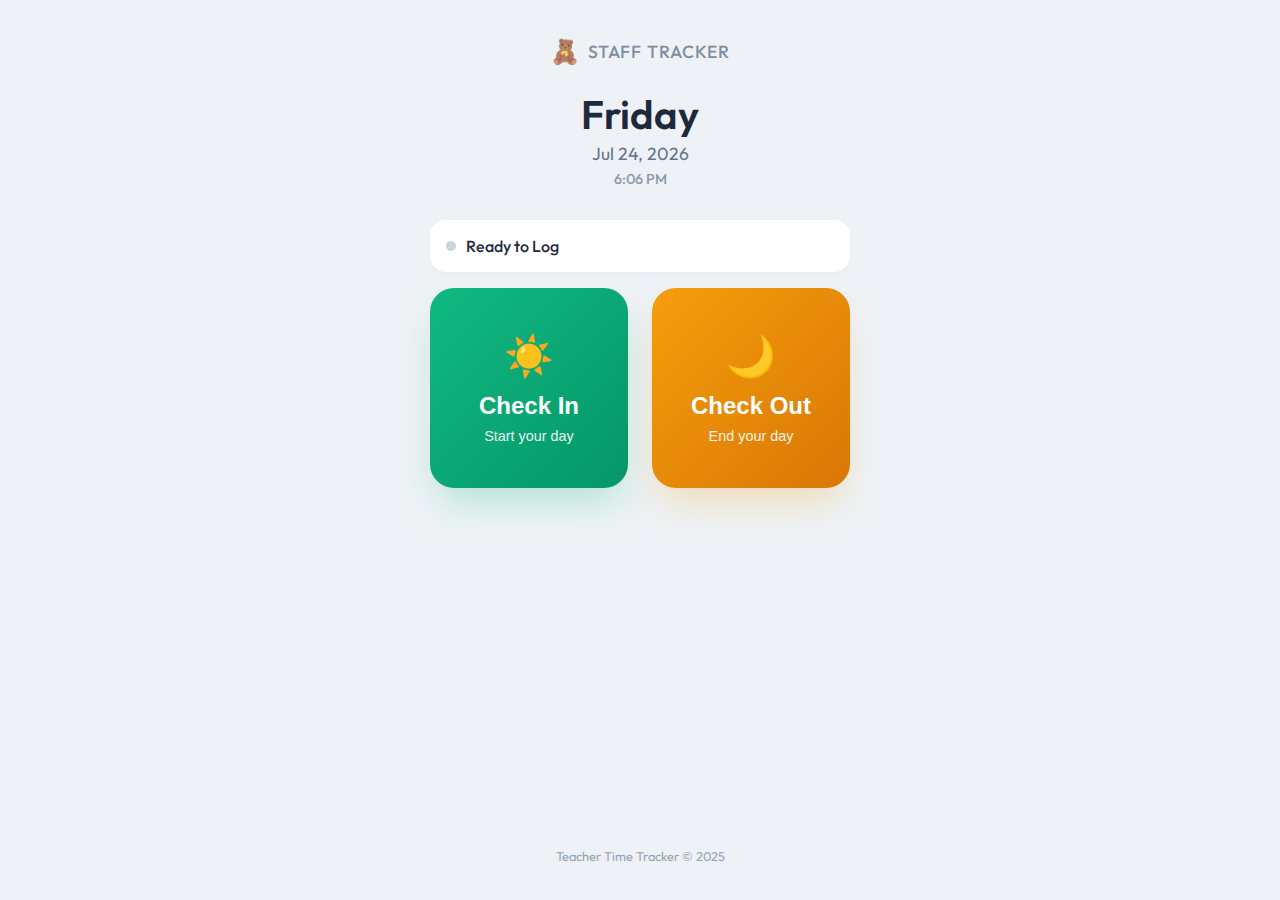
<file: index.html>
<!DOCTYPE html>
<html lang="en">
<head>
    <meta charset="UTF-8">
    <meta name="viewport" content="width=device-width, initial-scale=1.0">
    <title>Daycare Staff Check-in</title>
    <link rel="preconnect" href="https://fonts.googleapis.com">
    <link rel="preconnect" href="https://fonts.gstatic.com" crossorigin>
    <link href="https://fonts.googleapis.com/css2?family=Outfit:wght@300;400;500;600&display=swap" rel="stylesheet">
    <link rel="stylesheet" href="styles.css">
    <link rel="icon" href="https://fav.farm/🧸" />
</head>
<body>
    <div class="app-container">
        <header>
            <div class="logo-area">
                <span class="icon">🧸</span>
                <h1>Staff Tracker</h1>
            </div>
            <div class="date-display">
                <h2 id="current-day">Loading...</h2>
                <p id="current-date">Loading...</p>
                <p id="current-time">Loading...</p>
            </div>
        </header>

        <main>
            <div class="status-card" id="status-card">
                <div class="status-indicator">
                    <span class="dot"></span>
                    <span id="status-text">Ready to Log</span>
                </div>
            </div>

            <div class="action-area">
                <button id="btn-checkin" class="action-btn checkin">
                    <span class="btn-icon">☀️</span>
                    <span class="btn-text">Check In</span>
                    <span class="btn-sub">Start your day</span>
                </button>

                <button id="btn-checkout" class="action-btn checkout">
                    <span class="btn-icon">🌙</span>
                    <span class="btn-text">Check Out</span>
                    <span class="btn-sub">End your day</span>
                </button>
            </div>

            <div id="message-area" class="message-area hidden"></div>
        </main>

        <footer>
            <p>Teacher Time Tracker &copy; <span id="year">2025</span></p>
        </footer>
    </div>
    <script src="script.js"></script>
</body>
</html>
</file>
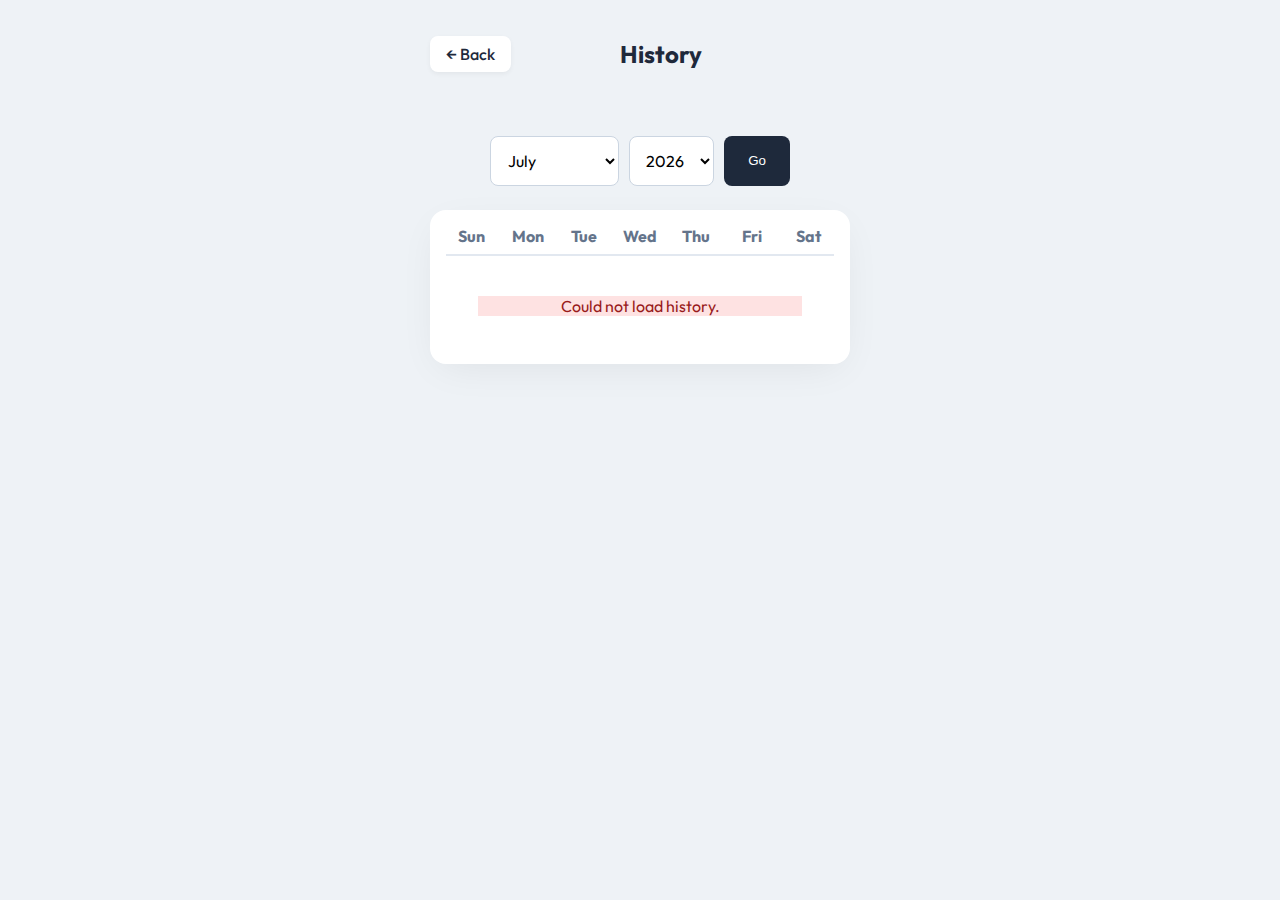
<file: history.html>
<!DOCTYPE html>
<html lang="en">

<head>
    <meta charset="UTF-8">
    <meta name="viewport" content="width=device-width, initial-scale=1.0">
    <title>History - Staff Tracker</title>
    <link rel="preconnect" href="https://fonts.googleapis.com">
    <link rel="preconnect" href="https://fonts.gstatic.com" crossorigin>
    <link href="https://fonts.googleapis.com/css2?family=Outfit:wght@300;400;500;600&display=swap" rel="stylesheet">
    <link rel="stylesheet" href="styles.css">
    <link rel="icon" href="https://fav.farm/📜" />
</head>

<body>
    <div class="app-container">
        <header>
            <div class="header-nav">
                <a href="index.html" class="back-link">← Back</a>
                <h2>History</h2>
                <div style="width: 40px;"></div> <!-- Spacer -->
            </div>
        </header>

        <main>
            <div class="filter-controls">
                <select id="month-select" class="filter-select"></select>
                <select id="year-select" class="filter-select"></select>
                <button id="btn-filter" class="filter-btn">Go</button>
            </div>

            <div class="calendar-container">
                <div class="calendar-header-row">
                    <div>Sun</div>
                    <div>Mon</div>
                    <div>Tue</div>
                    <div>Wed</div>
                    <div>Thu</div>
                    <div>Fri</div>
                    <div>Sat</div>
                </div>
                <div id="calendar-grid" class="calendar-grid">
                    <!-- Days will be injected here -->
                </div>

                <div id="loading-msg" class="loading-state">
                    <p>Select a month to view.</p>
                </div>
                <div id="monthly-summary" class="monthly-summary hidden">
                    Total Hours: <span id="month-total-hours">0.00</span>
                </div>
            </div>

            <!-- Hidden list for script.js legacy hook if needed, or we redefine script.js -->
            <div id="history-list" style="display:none;"></div>
        </main>
    </div>
    <script src="script.js"></script>
    <script>
        // Inline script to trigger history load immediately on this page
        document.addEventListener('DOMContentLoaded', () => {
            // Access the function from script.js if possible, or we might need to separate logic.
            // Since script.js is designed for index, let's create a dedicated history loader here 
            // or modify script.js to detect page. 
            // For simplicity, I will modify script.js to handle both pages.
        });
    </script>
</body>

</html>
</file>
<file: styles.css>
:root {
    --primary-bg: #eef2f6;
    --card-bg: #ffffff;
    --text-main: #1e293b;
    --text-sub: #64748b;

    --checkin-gradient: linear-gradient(135deg, #10b981 0%, #059669 100%);
    --checkin-shadow: rgba(16, 185, 129, 0.3);

    --checkout-gradient: linear-gradient(135deg, #f59e0b 0%, #d97706 100%);
    --checkout-shadow: rgba(245, 158, 11, 0.3);

    --radius-lg: 24px;
    --radius-md: 16px;
    --shadow-soft: 0 10px 40px -10px rgba(0, 0, 0, 0.08);
}

* {
    box-sizing: border-box;
    margin: 0;
    padding: 0;
    -webkit-tap-highlight-color: transparent;
}

body {
    font-family: 'Outfit', sans-serif;
    background-color: var(--primary-bg);
    color: var(--text-main);
    display: flex;
    justify-content: center;
    min-height: 100vh;
    padding: 20px;
}

.app-container {
    width: 100%;
    max-width: 420px;
    background: var(--primary-bg);
    display: flex;
    flex-direction: column;
    gap: 2rem;
    padding-top: 1rem;
}

/* History Page V3 (Calendar) */
.filter-controls {
    display: flex;
    gap: 10px;
    margin-bottom: 1.5rem;
    justify-content: center;
}

.filter-select {
    padding: 0.8rem;
    border: 1px solid #cbd5e1;
    border-radius: 8px;
    font-family: inherit;
    font-size: 1rem;
    background-color: white;
}

.filter-btn {
    padding: 0.8rem 1.5rem;
    background-color: #1e293b;
    color: white;
    border: none;
    border-radius: 8px;
    font-weight: 500;
    cursor: pointer;
}

.calendar-container {
    background: white;
    border-radius: var(--radius-md);
    box-shadow: var(--shadow-soft);
    padding: 1rem;
}

.calendar-header-row {
    display: grid;
    grid-template-columns: repeat(7, 1fr);
    text-align: center;
    font-weight: 700;
    color: var(--text-sub);
    padding-bottom: 0.5rem;
    border-bottom: 2px solid #e2e8f0;
    margin-bottom: 0.5rem;
    gap: 5px;
    /* Added to match grid gap */
}

.calendar-grid {
    display: grid;
    grid-template-columns: repeat(7, 1fr);
    gap: 5px;
}

.cal-day {
    min-height: 80px;
    border: 1px solid #e2e8f0;
    border-radius: 6px;
    padding: 2px;
    /* reduced padding */
    display: flex;
    flex-direction: column;
    align-items: center;
    /* center items */
    position: relative;
    background: #fff;
}

.cal-day.empty {
    border: none;
    background: transparent;
}

.cal-day.has-data {
    background-color: #f0fdf4;
    border-color: #bbf7d0;
}

.day-num {
    font-size: 0.9rem;
    font-weight: 600;
    color: var(--text-sub);
    margin-bottom: 2px;
}

.day-hours {
    align-self: center;
    font-size: 0.75rem;
    /* smaller font */
    font-weight: 700;
    color: #15803d;
    background: #dcfce7;
    padding: 2px 4px;
    border-radius: 8px;
    margin-top: auto;
    width: 100%;
    /* full width badge */
    text-align: center;
    overflow: hidden;
    text-overflow: ellipsis;
    white-space: nowrap;
}

/* Mobile Responsiveness for Calendar */
@media (max-width: 450px) {
    .calendar-container {
        padding: 0.5rem;
    }

    .calendar-header-row {
        font-size: 0.8rem;
    }

    .cal-day {
        min-height: 50px;
        /* shrink height */
        padding: 2px;
    }

    .day-num {
        font-size: 0.75rem;
    }

    .day-hours {
        font-size: 0.65rem;
        padding: 1px 2px;
    }
}

.loading-state {
    padding: 2rem;
    text-align: center;
    color: var(--text-sub);
}

.monthly-summary {
    padding: 1rem;
    background-color: #f8fafc;
    border-top: 2px solid #e2e8f0;
    text-align: right;
    font-weight: 700;
    font-size: 1.1rem;
    color: #1e293b;
}

.holiday-message {
    background-color: #fee2e2;
    color: #991b1b;
    padding: 1rem;
    border-radius: 8px;
    margin-bottom: 1rem;
    text-align: center;
    font-weight: 600;
    border: 1px solid #fecaca;
}

/* Header */
header {
    text-align: center;
}

.logo-area {
    display: flex;
    align-items: center;
    justify-content: center;
    gap: 8px;
    margin-bottom: 1.5rem;
    opacity: 0.8;
}

.logo-area .icon {
    font-size: 1.5rem;
}

.logo-area h1 {
    font-size: 1.1rem;
    font-weight: 500;
    letter-spacing: 0.05em;
    text-transform: uppercase;
    color: var(--text-sub);
}

.date-display h2 {
    font-size: 2.5rem;
    font-weight: 600;
    color: var(--text-main);
    line-height: 1.2;
    margin-bottom: 0.25rem;
}

.date-display p {
    font-size: 1.1rem;
    color: var(--text-sub);
}

#current-time {
    font-size: 0.9rem;
    margin-top: 5px;
    font-weight: 500;
    color: var(--text-sub);
    opacity: 0.7;
}

/* Status Card */
.status-card {
    background: var(--card-bg);
    padding: 1rem;
    border-radius: var(--radius-md);
    box-shadow: 0 4px 6px rgba(0, 0, 0, 0.02);
    margin-bottom: 1rem;
}

.status-main {
    display: flex;
    justify-content: center;
    align-items: center;
    margin-bottom: 1rem;
}

.status-indicator {
    display: flex;
    align-items: center;
    gap: 10px;
    font-weight: 500;
}

.dot {
    width: 10px;
    height: 10px;
    background-color: #cbd5e1;
    /* Neutral */
    border-radius: 50%;
    display: inline-block;
}

.status-active .dot {
    background-color: #10b981;
    box-shadow: 0 0 0 4px rgba(16, 185, 129, 0.2);
}

/* Expanded Stats in Card */
.stats-grid {
    display: grid;
    grid-template-columns: 1fr 1fr 1fr;
    gap: 10px;
    margin-top: 10px;
    padding-top: 15px;
    border-top: 1px solid #f1f5f9;
}

.stat-box {
    text-align: center;
}

.stat-label {
    font-size: 0.7rem;
    color: var(--text-sub);
    text-transform: uppercase;
    margin-bottom: 4px;
}

.stat-value {
    font-size: 0.9rem;
    font-weight: 600;
    color: var(--text-main);
}

/* Action Area */
.action-area {
    display: grid;
    grid-template-columns: 1fr;
    gap: 1.5rem;
}

.action-btn {
    border: none;
    border-radius: var(--radius-lg);
    padding: 1.5rem;
    display: flex;
    flex-direction: column;
    align-items: center;
    justify-content: center;
    gap: 0.5rem;
    cursor: pointer;
    transition: transform 0.2s cubic-bezier(0.34, 1.56, 0.64, 1);
    color: white;
    position: relative;
    overflow: hidden;
    height: 160px;
}

.action-btn:active {
    transform: scale(0.96);
}

.action-btn .btn-icon {
    font-size: 2.5rem;
    margin-bottom: 0.25rem;
}

.action-btn .btn-text {
    font-size: 1.5rem;
    font-weight: 600;
}

.action-btn .btn-sub {
    font-size: 0.9rem;
    opacity: 0.9;
    font-weight: 300;
}

.checkin {
    background: var(--checkin-gradient);
    box-shadow: 0 20px 40px -10px var(--checkin-shadow);
}

.checkout {
    background: var(--checkout-gradient);
    box-shadow: 0 20px 40px -10px var(--checkout-shadow);
}

/* Disabled state */
.action-btn:disabled {
    opacity: 0.5;
    cursor: not-allowed;
    filter: grayscale(0.8);
    transform: none;
}

/* Messages */
.message-area {
    margin-top: 1rem;
    padding: 1rem;
    border-radius: var(--radius-md);
    text-align: center;
    font-size: 0.9rem;
    animation: fadeIn 0.3s ease;
}

.message-success {
    background-color: #d1fae5;
    color: #065f46;
}

.message-error {
    background-color: #fee2e2;
    color: #991b1b;
}

.hidden {
    display: none;
}

/* Footer */
footer {
    margin-top: auto;
    text-align: center;
    font-size: 0.8rem;
    color: #94a3b8;
    padding-bottom: 1rem;
}

/* Login Overlay */
.login-overlay {
    position: fixed;
    top: 0;
    left: 0;
    width: 100%;
    height: 100%;
    background: rgba(238, 242, 246, 0.98);
    backdrop-filter: blur(5px);
    z-index: 1000;
    display: flex;
    justify-content: center;
    align-items: center;
    transition: opacity 0.3s ease, visibility 0.3s ease;
}

.login-overlay.hidden {
    opacity: 0;
    visibility: hidden;
    pointer-events: none;
}

.login-card {
    background: white;
    padding: 2.5rem;
    border-radius: var(--radius-lg);
    box-shadow: var(--shadow-soft);
    text-align: center;
    width: 90%;
    max-width: 320px;
    animation: slideUp 0.4s ease-out;
}

.login-icon {
    font-size: 3rem;
    margin-bottom: 1rem;
}

.login-card h2 {
    color: var(--text-main);
    margin-bottom: 0.5rem;
}

.login-card p {
    color: var(--text-sub);
    margin-bottom: 1.5rem;
    font-size: 0.95rem;
}

#passcode-input {
    width: 100%;
    padding: 1rem;
    border: 2px solid #e2e8f0;
    border-radius: var(--radius-md);
    font-size: 1.1rem;
    text-align: center;
    margin-bottom: 1rem;
    font-family: inherit;
    outline: none;
    transition: border-color 0.2s;
}

#passcode-input:focus {
    border-color: #6366f1;
}

.login-btn {
    width: 100%;
    padding: 1rem;
    background: #1e293b;
    color: white;
    border: none;
    border-radius: var(--radius-md);
    font-size: 1.1rem;
    font-weight: 500;
    cursor: pointer;
    transition: transform 0.1s;
}

.login-btn:active {
    transform: scale(0.98);
}

.login-error {
    color: #ef4444;
    font-size: 0.9rem;
    margin-top: 1rem;
    font-weight: 500;
}

/* History Page */
.header-nav {
    display: flex;
    justify-content: space-between;
    align-items: center;
    margin-bottom: 2rem;
}

.back-link {
    text-decoration: none;
    color: var(--text-main);
    font-weight: 500;
    padding: 0.5rem 1rem;
    background: white;
    border-radius: 8px;
    box-shadow: 0 2px 5px rgba(0, 0, 0, 0.05);
}

.history-list-page {
    display: flex;
    flex-direction: column;
    gap: 1rem;
}

.history-card {
    background: white;
    padding: 1.25rem;
    border-radius: var(--radius-md);
    box-shadow: var(--shadow-soft);
}

.h-card-header {
    display: flex;
    justify-content: space-between;
    margin-bottom: 1rem;
    font-weight: 600;
    color: var(--text-main);
    font-size: 1.1rem;
}

.h-grid {
    display: grid;
    grid-template-columns: 1fr 1fr;
    gap: 1rem;
}

.h-item label {
    font-size: 0.75rem;
    color: var(--text-sub);
    text-transform: uppercase;
    display: block;
    margin-bottom: 4px;
}

.h-item span {
    font-size: 1rem;
    font-weight: 500;
}

.h-total {
    margin-top: 1rem;
    padding-top: 1rem;
    border-top: 1px solid #f1f5f9;
    text-align: right;
    color: var(--checkin-gradient);
    font-weight: 600;
}

/* Secondary Actions */
.secondary-actions {
    margin-top: 1rem;
    display: flex;
    justify-content: center;
}

.text-btn {
    background: none;
    border: none;
    color: var(--text-sub);
    font-size: 0.9rem;
    cursor: pointer;
    text-decoration: underline;
    opacity: 0.8;
}

@keyframes fadeIn {
    from {
        opacity: 0;
        transform: translateY(10px);
    }

    to {
        opacity: 1;
        transform: translateY(0);
    }
}

@keyframes slideUp {
    from {
        opacity: 0;
        transform: translateY(20px);
    }

    to {
        opacity: 1;
        transform: translateY(0);
    }
}

@media (min-width: 480px) {
    .action-area {
        grid-template-columns: 1fr 1fr;
    }

    .action-btn {
        height: 200px;
    }
}
</file>
